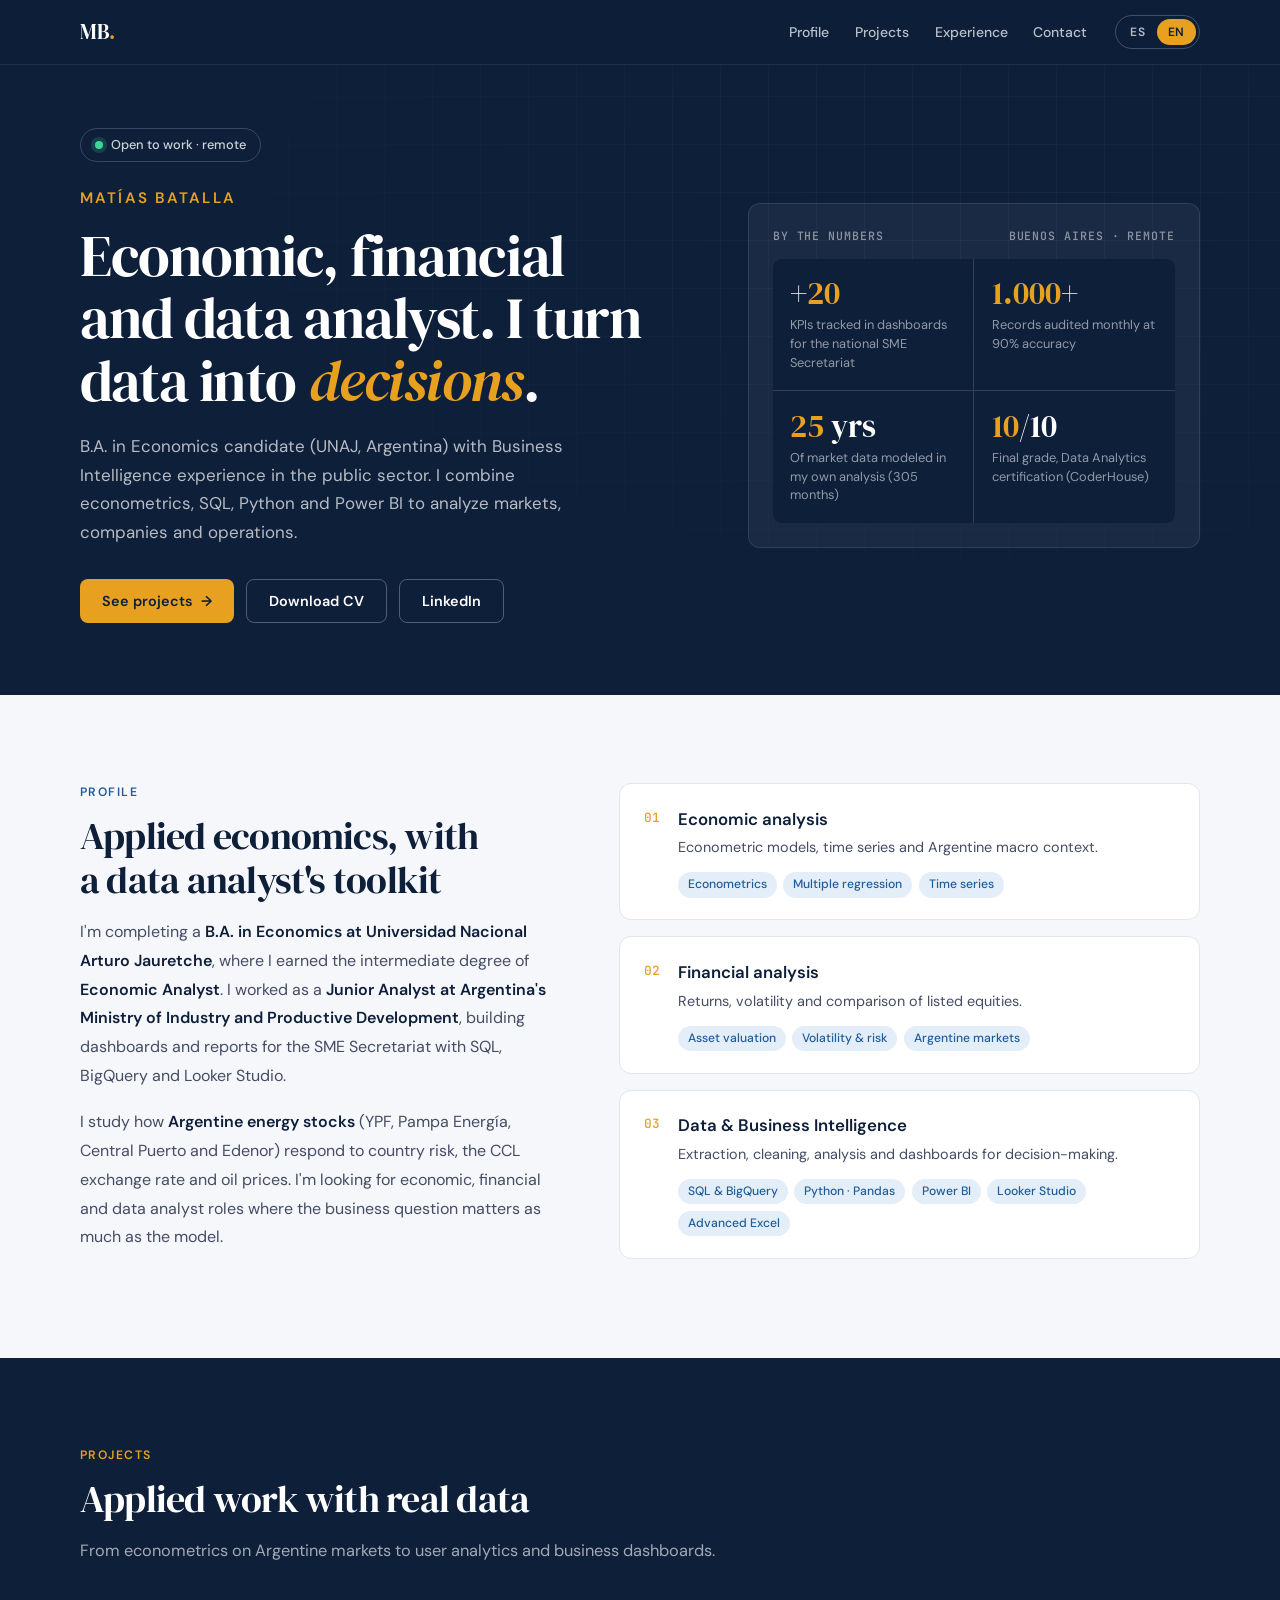
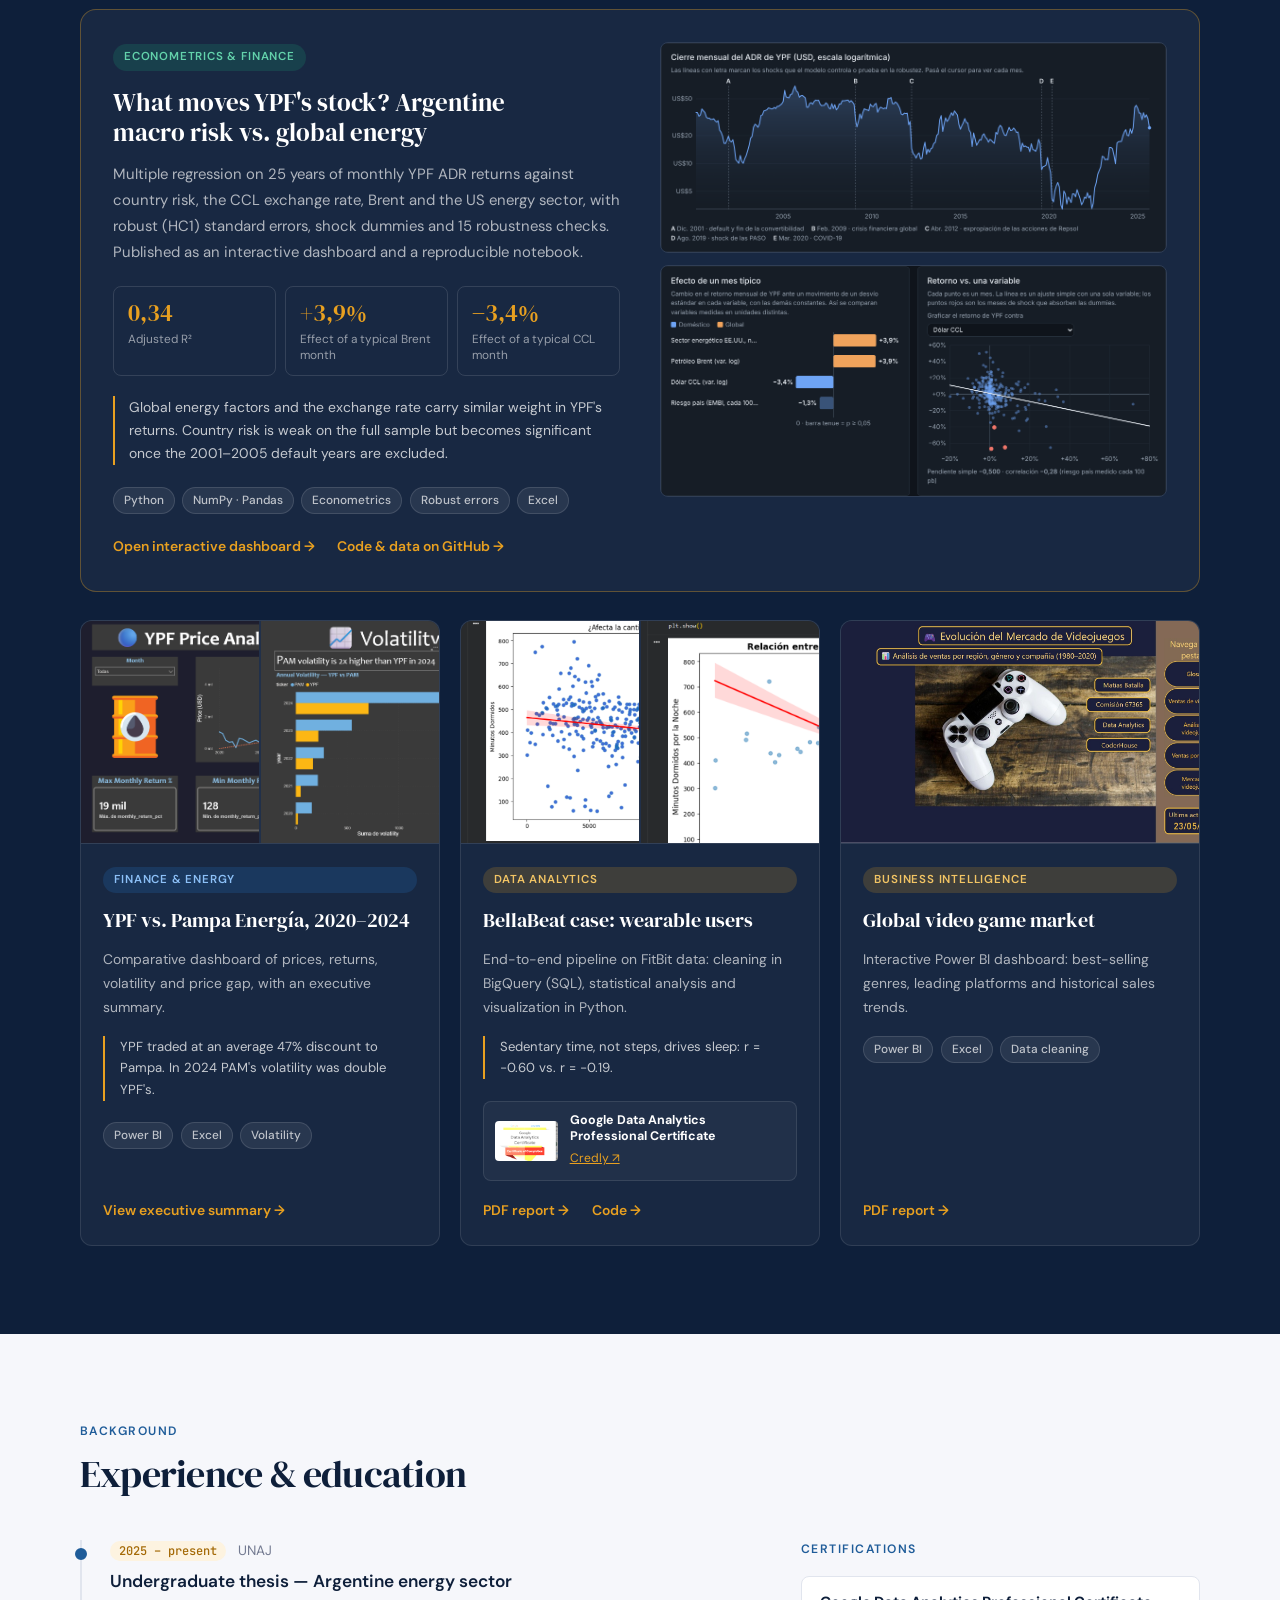
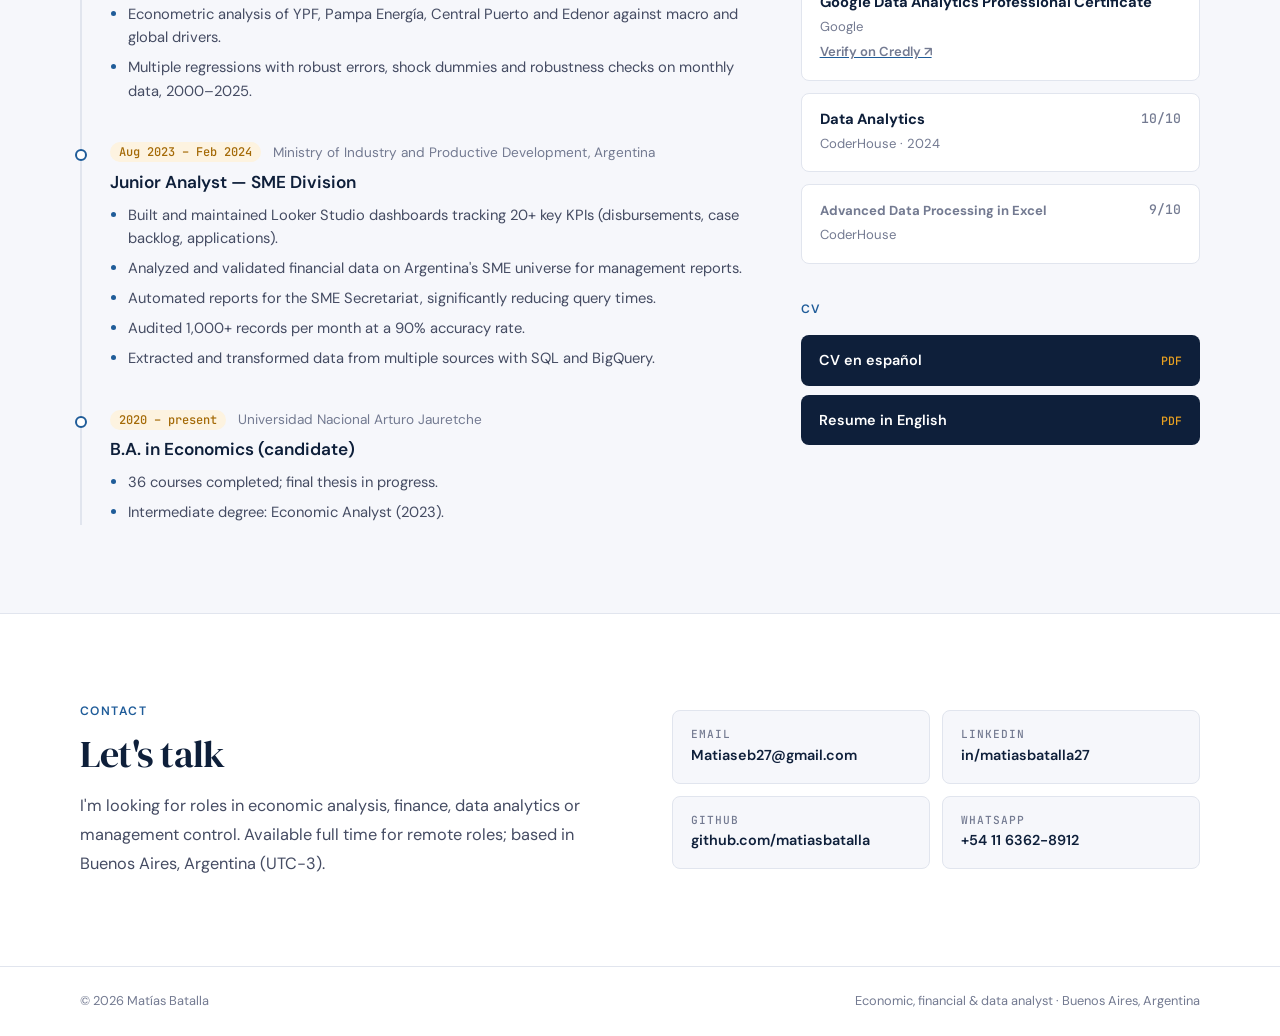
<file: index.html>
<!DOCTYPE html>
<html lang="es" data-lang="es">
<head>
<meta charset="UTF-8">
<meta name="viewport" content="width=device-width, initial-scale=1.0">
<title>Matías Batalla | Analista Económico, Financiero y de Datos</title>
<meta name="description" content="Matías Batalla — Economic, financial and data analyst (Buenos Aires). Econometrics, SQL, Python and Power BI. Analista económico, financiero y de datos.">
<meta property="og:type" content="website">
<meta property="og:title" content="Matías Batalla | Economic, Financial & Data Analyst">
<meta property="og:description" content="Econometrics, SQL, Python and BI applied to Argentine markets and public-sector data. Portfolio in English and Spanish.">
<meta property="og:image" content="https://matiasbatalla.github.io/portafolio-matias/analisis-ypf-precio.png">
<meta property="og:url" content="https://matiasbatalla.github.io/portafolio-matias/">
<meta name="twitter:card" content="summary_large_image">
<link rel="preconnect" href="https://fonts.googleapis.com">
<link rel="preconnect" href="https://fonts.gstatic.com" crossorigin>
<link href="https://fonts.googleapis.com/css2?family=DM+Serif+Display:ital@0;1&family=DM+Sans:opsz,wght@9..40,400;9..40,500;9..40,600&family=JetBrains+Mono:wght@500&display=swap" rel="stylesheet">
<style>
  *, *::before, *::after { box-sizing: border-box; margin: 0; padding: 0; }

  /* Layout: navy hero → light content → navy project band → light experience → contact */
  :root {
    --navy: #0e1f3a;
    --navy-2: #16305a;
    --blue: #1f5c99;
    --blue-soft: #e4eef9;
    --accent: #e8a020;
    --accent-soft: #fdf3e0;
    --ink: #14192b;
    --ink-2: #454c63;
    --ink-3: #737a91;
    --paper: #f6f7fb;
    --white: #ffffff;
    --line: #e1e5ee;
    --ok: #1d9e75;
    --radius: 12px;
    --radius-sm: 8px;
    --serif: 'DM Serif Display', Georgia, 'Times New Roman', serif;
    --sans: 'DM Sans', system-ui, -apple-system, 'Segoe UI', sans-serif;
    --mono: 'JetBrains Mono', ui-monospace, 'SFMono-Regular', Menlo, monospace;
    --wrap: 1160px;
  }

  html { scroll-behavior: smooth; scroll-padding-top: 72px; }
  body { font-family: var(--sans); color: var(--ink); background: var(--paper); line-height: 1.6; -webkit-font-smoothing: antialiased; }
  img { max-width: 100%; display: block; }
  a { color: inherit; }
  :focus-visible { outline: 2px solid var(--accent); outline-offset: 3px; border-radius: 4px; }

  /* Bilingual content */
  html[data-lang="es"] [data-l="en"], html[data-lang="en"] [data-l="es"] { display: none !important; }

  .wrap { max-width: var(--wrap); margin: 0 auto; padding-left: max(20px, env(safe-area-inset-left)); padding-right: max(20px, env(safe-area-inset-right)); }

  /* NAV */
  nav { position: fixed; inset: 0 0 auto; z-index: 100; background: rgba(14,31,58,.92); backdrop-filter: blur(12px); -webkit-backdrop-filter: blur(12px); border-bottom: 1px solid rgba(255,255,255,.08); }
  .nav-inner { height: 64px; display: flex; align-items: center; justify-content: space-between; gap: 1rem; }
  .nav-logo { font-family: var(--serif); font-size: 1.3rem; color: #fff; text-decoration: none; letter-spacing: -.02em; }
  .nav-logo span { color: var(--accent); }
  .nav-right { display: flex; align-items: center; gap: 1.75rem; }
  .nav-links { display: flex; gap: 1.6rem; list-style: none; }
  .nav-links a { font-size: .875rem; font-weight: 500; color: rgba(255,255,255,.72); text-decoration: none; transition: color .2s; }
  .nav-links a:hover { color: #fff; }
  .lang { display: inline-flex; border: 1px solid rgba(255,255,255,.22); border-radius: 100px; padding: 3px; }
  .lang button { font: 600 .75rem var(--sans); letter-spacing: .06em; color: rgba(255,255,255,.7); background: none; border: 0; padding: 5px 11px; border-radius: 100px; cursor: pointer; }
  .lang button[aria-pressed="true"] { background: var(--accent); color: var(--navy); }

  /* HERO */
  .hero { background: var(--navy); color: #fff; padding: 128px 0 72px; position: relative; overflow: hidden; }
  .hero::before { content: ''; position: absolute; inset: 0; background:
      linear-gradient(rgba(255,255,255,.035) 1px, transparent 1px) 0 0 / 100% 48px,
      linear-gradient(90deg, rgba(255,255,255,.035) 1px, transparent 1px) 0 0 / 48px 100%;
    mask-image: radial-gradient(ellipse at 75% 30%, #000 0%, transparent 70%); -webkit-mask-image: radial-gradient(ellipse at 75% 30%, #000 0%, transparent 70%); pointer-events: none; }
  .hero-grid { position: relative; display: grid; grid-template-columns: 1.15fr .85fr; gap: 3.5rem; align-items: center; }
  .status { display: inline-flex; align-items: center; gap: .5rem; font-size: .8rem; font-weight: 500; color: rgba(255,255,255,.8); border: 1px solid rgba(255,255,255,.18); padding: 6px 14px; border-radius: 100px; margin-bottom: 1.5rem; }
  .status::before { content: ''; width: 8px; height: 8px; border-radius: 50%; background: #3ed598; box-shadow: 0 0 0 4px rgba(62,213,152,.18); }
  .hero-name { font-size: .95rem; font-weight: 600; letter-spacing: .14em; text-transform: uppercase; color: var(--accent); margin-bottom: .9rem; }
  .hero h1 { font-family: var(--serif); font-weight: 400; font-size: clamp(2.3rem, 4.6vw, 3.6rem); line-height: 1.08; letter-spacing: -.025em; margin-bottom: 1.25rem; text-wrap: balance; }
  .hero h1 em { color: var(--accent); }
  .hero-desc { font-size: 1.06rem; color: rgba(255,255,255,.7); max-width: 34rem; margin-bottom: 2rem; line-height: 1.7; }
  .hero-ctas { display: flex; gap: .75rem; flex-wrap: wrap; }
  .btn { display: inline-flex; align-items: center; gap: .5rem; font: 600 .9rem var(--sans); padding: 12px 22px; border-radius: var(--radius-sm); text-decoration: none; transition: transform .15s, background .2s, border-color .2s; }
  .btn-primary { background: var(--accent); color: var(--navy); }
  .btn-primary:hover { background: #f2b23b; transform: translateY(-1px); }
  .btn-ghost { color: #fff; border: 1px solid rgba(255,255,255,.28); }
  .btn-ghost:hover { border-color: rgba(255,255,255,.65); }

  .hero-panel { background: rgba(255,255,255,.05); border: 1px solid rgba(255,255,255,.1); border-radius: var(--radius); padding: 1.5rem; }
  .panel-label { font: 500 .72rem var(--mono); letter-spacing: .08em; text-transform: uppercase; color: rgba(255,255,255,.5); margin-bottom: 1rem; display: flex; justify-content: space-between; }
  .stats { display: grid; grid-template-columns: 1fr 1fr; gap: 1px; background: rgba(255,255,255,.1); border-radius: var(--radius-sm); overflow: hidden; }
  .stat { background: var(--navy); padding: 1.15rem 1.1rem; }
  .stat-num { font-family: var(--serif); font-size: 2rem; line-height: 1; color: #fff; margin-bottom: .45rem; font-variant-numeric: tabular-nums; }
  .stat-num span { color: var(--accent); }
  .stat p { font-size: .8rem; color: rgba(255,255,255,.55); line-height: 1.45; }

  /* SECTIONS */
  section { padding: 88px 0; }
  .eyebrow { font-size: .76rem; font-weight: 600; letter-spacing: .12em; text-transform: uppercase; color: var(--blue); margin-bottom: .7rem; }
  .title { font-family: var(--serif); font-weight: 400; font-size: clamp(1.8rem, 3vw, 2.5rem); color: var(--navy); letter-spacing: -.02em; line-height: 1.15; margin-bottom: 1rem; text-wrap: balance; }
  .lead { font-size: 1.02rem; color: var(--ink-2); max-width: 40rem; line-height: 1.75; }
  .head { margin-bottom: 2.75rem; }

  /* PROFILE */
  .profile-grid { display: grid; grid-template-columns: .9fr 1.1fr; gap: 4rem; align-items: start; }
  .profile-text p { color: var(--ink-2); line-height: 1.8; margin-bottom: 1.1rem; }
  .profile-text strong { color: var(--navy); font-weight: 600; }
  .areas { display: grid; gap: 1rem; }
  .area { background: var(--white); border: 1px solid var(--line); border-radius: var(--radius); padding: 1.35rem 1.5rem; display: grid; grid-template-columns: auto 1fr; gap: .25rem 1.1rem; }
  .area-num { grid-row: span 3; font: 500 .8rem var(--mono); color: var(--accent); padding-top: .2rem; }
  .area h3 { font-size: 1.05rem; font-weight: 600; color: var(--navy); }
  .area p { font-size: .9rem; color: var(--ink-2); }
  .chips { display: flex; flex-wrap: wrap; gap: .4rem; margin-top: .55rem; }
  .chip { font-size: .76rem; font-weight: 500; padding: 3px 10px; border-radius: 100px; background: var(--blue-soft); color: var(--blue); }

  /* PROJECTS */
  .projects { background: var(--navy); color: #fff; }
  .projects .eyebrow { color: var(--accent); }
  .projects .title { color: #fff; }
  .projects .lead { color: rgba(255,255,255,.62); }
  .featured { display: grid; grid-template-columns: 1fr 1fr; gap: 2.5rem; background: rgba(255,255,255,.045); border: 1px solid rgba(232,160,32,.35); border-radius: 16px; padding: 2rem; margin-bottom: 1.75rem; }
  .featured-media { display: grid; gap: .75rem; align-content: start; }
  .featured-media img { border-radius: var(--radius-sm); border: 1px solid rgba(255,255,255,.1); }
  .tag { display: inline-block; font-size: .72rem; font-weight: 600; text-transform: uppercase; letter-spacing: .07em; padding: 4px 11px; border-radius: 100px; margin-bottom: 1rem; }
  .tag-econ { background: rgba(29,158,117,.2); color: #63d2ab; }
  .tag-fin { background: rgba(31,92,153,.32); color: #8cc0f7; }
  .tag-data { background: rgba(232,160,32,.18); color: #f2c464; }
  .p-title { font-family: var(--serif); font-weight: 400; font-size: 1.55rem; line-height: 1.22; margin-bottom: .85rem; text-wrap: balance; }
  .p-desc { font-size: .93rem; color: rgba(255,255,255,.66); line-height: 1.75; margin-bottom: 1.35rem; }
  .kpis { display: grid; grid-template-columns: repeat(3, 1fr); gap: .6rem; margin-bottom: 1.25rem; }
  .kpi { border: 1px solid rgba(255,255,255,.12); border-radius: var(--radius-sm); padding: .8rem .85rem; }
  .kpi b { display: block; font-family: var(--serif); font-weight: 400; font-size: 1.5rem; color: var(--accent); line-height: 1.1; font-variant-numeric: tabular-nums; }
  .kpi span { font-size: .74rem; color: rgba(255,255,255,.55); line-height: 1.35; display: block; margin-top: .25rem; }
  .finding { font-size: .87rem; color: rgba(255,255,255,.75); line-height: 1.65; border-left: 2px solid var(--accent); padding-left: .9rem; margin-bottom: 1.35rem; }
  .tools { display: flex; flex-wrap: wrap; gap: .45rem; margin-bottom: 1.35rem; }
  .tool { font-size: .74rem; font-weight: 500; padding: 3px 10px; border-radius: 100px; background: rgba(255,255,255,.07); color: rgba(255,255,255,.7); border: 1px solid rgba(255,255,255,.12); }
  .links { display: flex; flex-wrap: wrap; gap: .5rem 1.4rem; }
  .links a { font-size: .87rem; font-weight: 600; color: var(--accent); text-decoration: none; border-bottom: 1px solid transparent; transition: border-color .2s; }
  .links a:hover { border-bottom-color: var(--accent); }

  .p-grid { display: grid; grid-template-columns: repeat(3, 1fr); gap: 1.25rem; }
  .card { background: rgba(255,255,255,.045); border: 1px solid rgba(255,255,255,.1); border-radius: var(--radius); overflow: hidden; display: flex; flex-direction: column; transition: border-color .2s, transform .2s; }
  .card:hover { border-color: rgba(255,255,255,.26); transform: translateY(-2px); }
  .card-media { aspect-ratio: 16 / 10; background: rgba(255,255,255,.04); border-bottom: 1px solid rgba(255,255,255,.08); overflow: hidden; }
  .card-media img { width: 100%; height: 100%; object-fit: cover; object-position: top left; }
  .card-media.duo { display: grid; grid-template-columns: 1fr 1fr; gap: 2px; }
  .card-body { padding: 1.4rem; display: flex; flex-direction: column; flex: 1; }
  .card .p-title { font-size: 1.22rem; }
  .card .p-desc { font-size: .87rem; margin-bottom: 1rem; }
  .card .finding { font-size: .82rem; }
  .card .links { margin-top: auto; }
  .cert-mini { display: flex; align-items: center; gap: .75rem; padding: .65rem; margin-bottom: 1.1rem; background: rgba(255,255,255,.04); border: 1px solid rgba(255,255,255,.1); border-radius: var(--radius-sm); }
  .cert-mini img { height: 40px; width: auto; border-radius: 4px; }
  .cert-mini strong { display: block; font-size: .78rem; color: #fff; line-height: 1.3; }
  .cert-mini a { font-size: .76rem; color: var(--accent); }

  /* EXPERIENCE */
  .exp-grid { display: grid; grid-template-columns: 1.25fr .75fr; gap: 3.5rem; }
  .timeline { border-left: 2px solid var(--line); padding-left: 1.75rem; display: grid; gap: 2.4rem; }
  .t-item { position: relative; }
  .t-item::before { content: ''; position: absolute; left: calc(-1.75rem - 7px); top: .45rem; width: 12px; height: 12px; border-radius: 50%; background: var(--white); border: 2px solid var(--blue); }
  .t-item.now::before { background: var(--blue); }
  .t-meta { display: flex; flex-wrap: wrap; align-items: center; gap: .4rem .75rem; margin-bottom: .35rem; }
  .t-date { font: 500 .75rem var(--mono); color: #a46a07; background: var(--accent-soft); padding: 2px 9px; border-radius: 100px; }
  .t-org { font-size: .85rem; color: var(--ink-3); }
  .t-item h3 { font-size: 1.08rem; font-weight: 600; color: var(--navy); margin-bottom: .45rem; }
  .t-item ul { padding-left: 1.1rem; display: grid; gap: .4rem; }
  .t-item li { font-size: .92rem; color: var(--ink-2); line-height: 1.6; }
  .t-item li::marker { color: var(--blue); }
  .side h3 { font-size: .76rem; font-weight: 600; letter-spacing: .12em; text-transform: uppercase; color: var(--blue); margin-bottom: 1rem; }
  .certs { display: grid; gap: .75rem; margin-bottom: 2.25rem; }
  .cert { background: var(--white); border: 1px solid var(--line); border-radius: var(--radius-sm); padding: 1rem 1.1rem; }
  .cert strong { display: block; font-size: .92rem; color: var(--navy); line-height: 1.35; }
  .cert span { font-size: .82rem; color: var(--ink-3); }
  .cert a { font-size: .8rem; color: var(--blue); font-weight: 600; }
  .grade { float: right; font: 500 .8rem var(--mono); color: var(--ok); }
  .cv { display: grid; gap: .6rem; }
  .cv a { display: flex; justify-content: space-between; align-items: center; background: var(--navy); color: #fff; text-decoration: none; padding: .85rem 1.1rem; border-radius: var(--radius-sm); font-weight: 600; font-size: .9rem; transition: background .2s; }
  .cv a:hover { background: var(--navy-2); }
  .cv a span { font: 500 .72rem var(--mono); color: var(--accent); }

  /* CONTACT */
  .contact { background: var(--white); border-top: 1px solid var(--line); }
  .contact-grid { display: grid; grid-template-columns: 1fr 1fr; gap: 4rem; align-items: center; }
  .c-links { display: grid; grid-template-columns: 1fr 1fr; gap: .75rem; }
  .c-link { display: flex; flex-direction: column; gap: .15rem; padding: 1rem 1.15rem; background: var(--paper); border: 1px solid var(--line); border-radius: var(--radius-sm); text-decoration: none; transition: border-color .2s, background .2s; min-width: 0; }
  .c-link:hover { border-color: var(--blue); background: var(--blue-soft); }
  .c-link small { font: 500 .7rem var(--mono); letter-spacing: .08em; text-transform: uppercase; color: var(--ink-3); }
  .c-link strong { font-size: .9rem; color: var(--navy); font-weight: 600; overflow-wrap: anywhere; }
  footer { background: var(--white); border-top: 1px solid var(--line); padding: 1.5rem 0; font-size: .8rem; color: var(--ink-3); }
  footer .wrap { display: flex; justify-content: space-between; flex-wrap: wrap; gap: .5rem; }

  /* RESPONSIVE */
  @media (max-width: 980px) {
    .hero-grid, .profile-grid, .featured, .exp-grid, .contact-grid { grid-template-columns: 1fr; gap: 2.25rem; }
    .p-grid { grid-template-columns: 1fr 1fr; }
    .nav-links { display: none; }
  }
  @media (max-width: 640px) {
    section { padding: 64px 0; }
    .hero { padding: 104px 0 56px; }
    .p-grid, .c-links { grid-template-columns: 1fr; }
    .kpis { grid-template-columns: 1fr 1fr 1fr; gap: .4rem; }
    .kpi { padding: .6rem; }
    .kpi b { font-size: 1.2rem; }
    .featured { padding: 1.25rem; }
  }
  @media (prefers-reduced-motion: reduce) { html { scroll-behavior: auto; } * { transition: none !important; } }
</style>
</head>
<body>

<nav aria-label="Main">
  <div class="wrap nav-inner">
    <a href="#top" class="nav-logo">MB<span>.</span></a>
    <div class="nav-right">
      <ul class="nav-links">
        <li><a href="#perfil"><span data-l="es">Perfil</span><span data-l="en">Profile</span></a></li>
        <li><a href="#proyectos"><span data-l="es">Proyectos</span><span data-l="en">Projects</span></a></li>
        <li><a href="#experiencia"><span data-l="es">Experiencia</span><span data-l="en">Experience</span></a></li>
        <li><a href="#contacto"><span data-l="es">Contacto</span><span data-l="en">Contact</span></a></li>
      </ul>
      <div class="lang" role="group" aria-label="Idioma / Language">
        <button type="button" data-set-lang="es" aria-pressed="true">ES</button>
        <button type="button" data-set-lang="en" aria-pressed="false">EN</button>
      </div>
    </div>
  </div>
</nav>

<!-- HERO -->
<header class="hero" id="top">
  <div class="wrap hero-grid">
    <div>
      <div class="status"><span data-l="es">Disponible · remoto o híbrido</span><span data-l="en">Open to work · remote</span></div>
      <p class="hero-name">Matías Batalla</p>
      <h1>
        <span data-l="es">Analista económico, financiero y de datos. Convierto datos en <em>decisiones</em>.</span>
        <span data-l="en">Economic, financial and data analyst. I turn data into <em>decisions</em>.</span>
      </h1>
      <p class="hero-desc">
        <span data-l="es">Licenciatura en Economía (UNAJ) con experiencia en Business Intelligence en el sector público. Combino econometría, SQL, Python y Power BI para analizar mercados, empresas y gestión.</span>
        <span data-l="en">B.A. in Economics candidate (UNAJ, Argentina) with Business Intelligence experience in the public sector. I combine econometrics, SQL, Python and Power BI to analyze markets, companies and operations.</span>
      </p>
      <div class="hero-ctas">
        <a href="#proyectos" class="btn btn-primary"><span data-l="es">Ver proyectos</span><span data-l="en">See projects</span> →</a>
        <a href="CV-ES.pdf" download class="btn btn-ghost" data-l="es">Descargar CV</a>
        <a href="CV-EN.pdf" download class="btn btn-ghost" data-l="en">Download CV</a>
        <a href="https://www.linkedin.com/in/matiasbatalla27" target="_blank" rel="noopener" class="btn btn-ghost">LinkedIn</a>
      </div>
    </div>

    <aside class="hero-panel" aria-label="Highlights">
      <p class="panel-label"><span><span data-l="es">En números</span><span data-l="en">By the numbers</span></span><span><span data-l="es">Buenos Aires · remoto</span><span data-l="en">Buenos Aires · remote</span></span></p>
      <div class="stats">
        <div class="stat">
          <div class="stat-num">+<span>20</span></div>
          <p><span data-l="es">KPIs monitoreados en dashboards para la Secretaría PyME</span><span data-l="en">KPIs tracked in dashboards for the national SME Secretariat</span></p>
        </div>
        <div class="stat">
          <div class="stat-num"><span>1.000</span>+</div>
          <p><span data-l="es">Registros auditados por mes con 90% de precisión</span><span data-l="en">Records audited monthly at 90% accuracy</span></p>
        </div>
        <div class="stat">
          <div class="stat-num"><span>25</span> <span data-l="es" style="color:#fff">años</span><span data-l="en" style="color:#fff">yrs</span></div>
          <p><span data-l="es">De datos de mercado modelados en un análisis propio (305 meses)</span><span data-l="en">Of market data modeled in my own analysis (305 months)</span></p>
        </div>
        <div class="stat">
          <div class="stat-num"><span>10</span>/10</div>
          <p><span data-l="es">Promedio en la certificación de Data Analytics (CoderHouse)</span><span data-l="en">Final grade, Data Analytics certification (CoderHouse)</span></p>
        </div>
      </div>
    </aside>
  </div>
</header>

<main>
<!-- PROFILE -->
<section id="perfil">
  <div class="wrap profile-grid">
    <div>
      <p class="eyebrow"><span data-l="es">Perfil</span><span data-l="en">Profile</span></p>
      <h2 class="title"><span data-l="es">Economía aplicada, con las herramientas de un analista de datos</span><span data-l="en">Applied economics, with a data analyst's toolkit</span></h2>
      <div class="profile-text">
        <p data-l="es">Estudio la <strong>Licenciatura en Economía en la UNAJ</strong>, donde obtuve el título intermedio de <strong>Analista Económico</strong>. Me desempeñé como <strong>Analista Junior en el Ministerio de Industria y Desarrollo Productivo</strong>, construyendo dashboards y reportes para la Secretaría PyME con SQL, BigQuery y Looker Studio.</p>
        <p data-l="en">I'm completing a <strong>B.A. in Economics at Universidad Nacional Arturo Jauretche</strong>, where I earned the intermediate degree of <strong>Economic Analyst</strong>. I worked as a <strong>Junior Analyst at Argentina's Ministry of Industry and Productive Development</strong>, building dashboards and reports for the SME Secretariat with SQL, BigQuery and Looker Studio.</p>
        <p data-l="es">Analizo cómo las acciones del <strong>sector energético argentino</strong> (YPF, Pampa Energía, Central Puerto y Edenor) responden al riesgo país, al dólar CCL y al precio del petróleo. Me interesan los roles de análisis económico, financiero y de datos donde la pregunta de negocio importa tanto como el modelo.</p>
        <p data-l="en">I study how <strong>Argentine energy stocks</strong> (YPF, Pampa Energía, Central Puerto and Edenor) respond to country risk, the CCL exchange rate and oil prices. I'm looking for economic, financial and data analyst roles where the business question matters as much as the model.</p>
      </div>
    </div>
    <div class="areas">
      <div class="area">
        <span class="area-num">01</span>
        <h3><span data-l="es">Análisis económico</span><span data-l="en">Economic analysis</span></h3>
        <p><span data-l="es">Modelos econométricos, series de tiempo y lectura del contexto macro argentino.</span><span data-l="en">Econometric models, time series and Argentine macro context.</span></p>
        <div class="chips"><span class="chip"><span data-l="es">Econometría</span><span data-l="en">Econometrics</span></span><span class="chip"><span data-l="es">Regresión múltiple</span><span data-l="en">Multiple regression</span></span><span class="chip"><span data-l="es">Series de tiempo</span><span data-l="en">Time series</span></span></div>
      </div>
      <div class="area">
        <span class="area-num">02</span>
        <h3><span data-l="es">Análisis financiero</span><span data-l="en">Financial analysis</span></h3>
        <p><span data-l="es">Retornos, volatilidad y comparación de activos del mercado de capitales.</span><span data-l="en">Returns, volatility and comparison of listed equities.</span></p>
        <div class="chips"><span class="chip"><span data-l="es">Valuación de activos</span><span data-l="en">Asset valuation</span></span><span class="chip"><span data-l="es">Volatilidad y riesgo</span><span data-l="en">Volatility &amp; risk</span></span><span class="chip"><span data-l="es">Mercado argentino</span><span data-l="en">Argentine markets</span></span></div>
      </div>
      <div class="area">
        <span class="area-num">03</span>
        <h3><span data-l="es">Datos y Business Intelligence</span><span data-l="en">Data &amp; Business Intelligence</span></h3>
        <p><span data-l="es">Extracción, limpieza, análisis y dashboards para la toma de decisiones.</span><span data-l="en">Extraction, cleaning, analysis and dashboards for decision-making.</span></p>
        <div class="chips"><span class="chip">SQL &amp; BigQuery</span><span class="chip">Python · Pandas</span><span class="chip">Power BI</span><span class="chip">Looker Studio</span><span class="chip"><span data-l="es">Excel avanzado</span><span data-l="en">Advanced Excel</span></span></div>
      </div>
    </div>
  </div>
</section>

<!-- PROJECTS -->
<section class="projects" id="proyectos">
  <div class="wrap">
    <div class="head">
      <p class="eyebrow"><span data-l="es">Proyectos</span><span data-l="en">Projects</span></p>
      <h2 class="title"><span data-l="es">Trabajo aplicado con datos reales</span><span data-l="en">Applied work with real data</span></h2>
      <p class="lead"><span data-l="es">Desde econometría sobre el mercado argentino hasta análisis de usuarios y dashboards de negocio.</span><span data-l="en">From econometrics on Argentine markets to user analytics and business dashboards.</span></p>
    </div>

    <!-- Featured: YPF analysis -->
    <article class="featured">
      <div>
        <span class="tag tag-econ"><span data-l="es">Econometría y finanzas</span><span data-l="en">Econometrics &amp; finance</span></span>
        <h3 class="p-title"><span data-l="es">¿Qué mueve a la acción de YPF? Riesgo macro argentino vs. energía global</span><span data-l="en">What moves YPF's stock? Argentine macro risk vs. global energy</span></h3>
        <p class="p-desc">
          <span data-l="es">Regresión múltiple sobre 25 años de retornos mensuales del ADR de YPF contra el riesgo país, el dólar CCL, el Brent y el sector energético de EE.UU., con errores robustos (HC1), dummies de shock y 15 pruebas de robustez. Publicado como dashboard interactivo y notebook reproducible.</span>
          <span data-l="en">Multiple regression on 25 years of monthly YPF ADR returns against country risk, the CCL exchange rate, Brent and the US energy sector, with robust (HC1) standard errors, shock dummies and 15 robustness checks. Published as an interactive dashboard and a reproducible notebook.</span>
        </p>
        <div class="kpis">
          <div class="kpi"><b>0,34</b><span><span data-l="es">R² ajustado</span><span data-l="en">Adjusted R²</span></span></div>
          <div class="kpi"><b>+3,9%</b><span><span data-l="es">Efecto de un mes típico del Brent</span><span data-l="en">Effect of a typical Brent month</span></span></div>
          <div class="kpi"><b>−3,4%</b><span><span data-l="es">Efecto de un mes típico del CCL</span><span data-l="en">Effect of a typical CCL month</span></span></div>
        </div>
        <p class="finding">
          <span data-l="es">Los factores energéticos globales y el tipo de cambio pesan parecido en el retorno de YPF. El riesgo país es débil en la muestra completa, pero se vuelve significativo al excluir el default 2001–2005.</span>
          <span data-l="en">Global energy factors and the exchange rate carry similar weight in YPF's returns. Country risk is weak on the full sample but becomes significant once the 2001–2005 default years are excluded.</span>
        </p>
        <div class="tools"><span class="tool">Python</span><span class="tool">NumPy · Pandas</span><span class="tool"><span data-l="es">Econometría</span><span data-l="en">Econometrics</span></span><span class="tool"><span data-l="es">Errores robustos</span><span data-l="en">Robust errors</span></span><span class="tool">Excel</span></div>
        <div class="links">
          <a href="analisis-ypf/es.html" target="_blank" rel="noopener" data-l="es">Ver dashboard interactivo →</a>
          <a href="analisis-ypf/" target="_blank" rel="noopener" data-l="en">Open interactive dashboard →</a>
          <a href="https://github.com/matiasbatalla/portafolio-matias/tree/main/analisis-ypf" target="_blank" rel="noopener"><span data-l="es">Código y datos en GitHub →</span><span data-l="en">Code &amp; data on GitHub →</span></a>
        </div>
      </div>
      <div class="featured-media">
        <img src="analisis-ypf-precio.png" alt="YPF ADR monthly close 2000–2025 with shocks marked" loading="lazy">
        <img src="analisis-ypf-efectos.png" alt="Effect of a typical month of each driver and scatter of YPF returns vs. the CCL" loading="lazy">
      </div>
    </article>

    <div class="p-grid">
      <!-- YPF vs Pampa -->
      <article class="card">
        <div class="card-media duo">
          <img src="ypf-page1.png.png" alt="YPF price analysis dashboard page" loading="lazy">
          <img src="ypf-page3.png.png" alt="Volatility and risk analysis dashboard page" loading="lazy">
        </div>
        <div class="card-body">
          <span class="tag tag-fin"><span data-l="es">Finanzas y energía</span><span data-l="en">Finance &amp; energy</span></span>
          <h3 class="p-title">YPF vs. Pampa Energía, 2020–2024</h3>
          <p class="p-desc"><span data-l="es">Dashboard comparativo de precios, retornos, volatilidad y brecha de precios, con un resumen ejecutivo.</span><span data-l="en">Comparative dashboard of prices, returns, volatility and price gap, with an executive summary.</span></p>
          <p class="finding"><span data-l="es">YPF cotizó con un descuento promedio del 47% frente a Pampa. En 2024 la volatilidad de PAM duplicó la de YPF.</span><span data-l="en">YPF traded at an average 47% discount to Pampa. In 2024 PAM's volatility was double YPF's.</span></p>
          <div class="tools"><span class="tool">Power BI</span><span class="tool">Excel</span><span class="tool"><span data-l="es">Volatilidad</span><span data-l="en">Volatility</span></span></div>
          <div class="links">
            <a href="ypf-page4.png.png" target="_blank" rel="noopener"><span data-l="es">Ver resumen ejecutivo →</span><span data-l="en">View executive summary →</span></a>
          </div>
        </div>
      </article>

      <!-- BellaBeat -->
      <article class="card">
        <div class="card-media duo">
          <img src="bellabeat-chart1.png" alt="Total steps vs. minutes asleep" loading="lazy">
          <img src="bellabeat-chart2.png" alt="Sedentary time vs. sleep" loading="lazy">
        </div>
        <div class="card-body">
          <span class="tag tag-data"><span data-l="es">Análisis de datos</span><span data-l="en">Data analytics</span></span>
          <h3 class="p-title"><span data-l="es">Caso BellaBeat: usuarios de wearables</span><span data-l="en">BellaBeat case: wearable users</span></h3>
          <p class="p-desc"><span data-l="es">Pipeline completo con datos de FitBit: limpieza en BigQuery (SQL), análisis estadístico y visualización en Python.</span><span data-l="en">End-to-end pipeline on FitBit data: cleaning in BigQuery (SQL), statistical analysis and visualization in Python.</span></p>
          <p class="finding"><span data-l="es">El sedentarismo, no los pasos, explica el descanso: r = −0,60 frente a r = −0,19.</span><span data-l="en">Sedentary time, not steps, drives sleep: r = −0.60 vs. r = −0.19.</span></p>
          <div class="cert-mini">
            <img src="google-certificate.png" alt="Google Data Analytics Certificate" loading="lazy">
            <div><strong>Google Data Analytics Professional Certificate</strong><a href="https://www.credly.com/badges/f447f2ce-44d9-47a7-ab7f-519327e9ba67/public_url" target="_blank" rel="noopener">Credly ↗</a></div>
          </div>
          <div class="links">
            <a href="bellabeat-informe.pdf" target="_blank" rel="noopener"><span data-l="es">Informe PDF →</span><span data-l="en">PDF report →</span></a>
            <a href="https://github.com/matiasbatalla/portafolio-matias/tree/main/bellabeat" target="_blank" rel="noopener"><span data-l="es">Código →</span><span data-l="en">Code →</span></a>
          </div>
        </div>
      </article>

      <!-- Videogames -->
      <article class="card">
        <div class="card-media"><img src="dashboard-videojuegos.jpg" alt="Video game market Power BI dashboard" loading="lazy"></div>
        <div class="card-body">
          <span class="tag tag-data">Business Intelligence</span>
          <h3 class="p-title"><span data-l="es">Mercado global de videojuegos</span><span data-l="en">Global video game market</span></h3>
          <p class="p-desc"><span data-l="es">Dashboard interactivo en Power BI: géneros más vendidos, plataformas líderes y evolución histórica de ventas.</span><span data-l="en">Interactive Power BI dashboard: best-selling genres, leading platforms and historical sales trends.</span></p>
          <div class="tools"><span class="tool">Power BI</span><span class="tool">Excel</span><span class="tool"><span data-l="es">Limpieza de datos</span><span data-l="en">Data cleaning</span></span></div>
          <div class="links">
            <a href="Power BI- Dashboard Mercado de videojuegos (Matias Batalla 2025).pdf" target="_blank" rel="noopener"><span data-l="es">Informe PDF →</span><span data-l="en">PDF report →</span></a>
          </div>
        </div>
      </article>
    </div>
  </div>
</section>

<!-- EXPERIENCE -->
<section id="experiencia">
  <div class="wrap">
    <div class="head">
      <p class="eyebrow"><span data-l="es">Trayectoria</span><span data-l="en">Background</span></p>
      <h2 class="title"><span data-l="es">Experiencia y formación</span><span data-l="en">Experience &amp; education</span></h2>
    </div>
    <div class="exp-grid">
      <div class="timeline">
        <div class="t-item now">
          <div class="t-meta"><span class="t-date">2025 – <span data-l="es">hoy</span><span data-l="en">present</span></span><span class="t-org">UNAJ</span></div>
          <h3><span data-l="es">Tesis de licenciatura — Sector energético argentino</span><span data-l="en">Undergraduate thesis — Argentine energy sector</span></h3>
          <ul>
            <li><span data-l="es">Análisis econométrico de YPF, Pampa Energía, Central Puerto y Edenor frente a variables macro y globales.</span><span data-l="en">Econometric analysis of YPF, Pampa Energía, Central Puerto and Edenor against macro and global drivers.</span></li>
            <li><span data-l="es">Regresiones múltiples con errores robustos, dummies de shock y pruebas de robustez sobre datos mensuales 2000–2025.</span><span data-l="en">Multiple regressions with robust errors, shock dummies and robustness checks on monthly data, 2000–2025.</span></li>
          </ul>
        </div>
        <div class="t-item">
          <div class="t-meta"><span class="t-date"><span data-l="es">Ago 2023 – Feb 2024</span><span data-l="en">Aug 2023 – Feb 2024</span></span><span class="t-org"><span data-l="es">Ministerio de Industria y Desarrollo Productivo</span><span data-l="en">Ministry of Industry and Productive Development, Argentina</span></span></div>
          <h3><span data-l="es">Analista Junior — Área PyME</span><span data-l="en">Junior Analyst — SME Division</span></h3>
          <ul>
            <li><span data-l="es">Diseño y mantenimiento de dashboards en Looker Studio con más de 20 KPIs críticos (desembolsos, stock de expedientes, solicitudes).</span><span data-l="en">Built and maintained Looker Studio dashboards tracking 20+ key KPIs (disbursements, case backlog, applications).</span></li>
            <li><span data-l="es">Análisis y validación de datos financieros del universo PyME nacional para informes de gestión.</span><span data-l="en">Analyzed and validated financial data on Argentina's SME universe for management reports.</span></li>
            <li><span data-l="es">Automatización de reportes para la Secretaría PyME, con una reducción significativa de los tiempos de consulta.</span><span data-l="en">Automated reports for the SME Secretariat, significantly reducing query times.</span></li>
            <li><span data-l="es">Auditoría de más de 1.000 registros mensuales con un índice de precisión del 90%.</span><span data-l="en">Audited 1,000+ records per month at a 90% accuracy rate.</span></li>
            <li><span data-l="es">Extracción y manipulación de datos con SQL y BigQuery desde múltiples fuentes.</span><span data-l="en">Extracted and transformed data from multiple sources with SQL and BigQuery.</span></li>
          </ul>
        </div>
        <div class="t-item">
          <div class="t-meta"><span class="t-date">2020 – <span data-l="es">hoy</span><span data-l="en">present</span></span><span class="t-org">Universidad Nacional Arturo Jauretche</span></div>
          <h3><span data-l="es">Licenciatura en Economía</span><span data-l="en">B.A. in Economics (candidate)</span></h3>
          <ul>
            <li><span data-l="es">36 materias aprobadas; tesis final en curso.</span><span data-l="en">36 courses completed; final thesis in progress.</span></li>
            <li><span data-l="es">Título intermedio de Analista Económico (2023).</span><span data-l="en">Intermediate degree: Economic Analyst (2023).</span></li>
          </ul>
        </div>
      </div>

      <aside class="side">
        <h3><span data-l="es">Certificaciones</span><span data-l="en">Certifications</span></h3>
        <div class="certs">
          <div class="cert">
            <strong>Google Data Analytics Professional Certificate</strong>
            <span>Google</span><br>
            <a href="https://www.credly.com/badges/f447f2ce-44d9-47a7-ab7f-519327e9ba67/public_url" target="_blank" rel="noopener"><span data-l="es">Ver en Credly ↗</span><span data-l="en">Verify on Credly ↗</span></a>
          </div>
          <div class="cert"><span class="grade">10/10</span><strong>Data Analytics</strong><span>CoderHouse · 2024</span></div>
          <div class="cert"><span class="grade">9/10</span><strong><span data-l="es">Procesamiento de datos avanzado en Excel</span><span data-l="en">Advanced Data Processing in Excel</span></strong><span>CoderHouse</span></div>
        </div>
        <h3>CV</h3>
        <div class="cv">
          <a href="CV-ES.pdf" download>CV en español <span>PDF</span></a>
          <a href="CV-EN.pdf" download>Resume in English <span>PDF</span></a>
        </div>
      </aside>
    </div>
  </div>
</section>
</main>

<!-- CONTACT -->
<section class="contact" id="contacto">
  <div class="wrap contact-grid">
    <div>
      <p class="eyebrow"><span data-l="es">Contacto</span><span data-l="en">Contact</span></p>
      <h2 class="title"><span data-l="es">Hablemos</span><span data-l="en">Let's talk</span></h2>
      <p class="lead"><span data-l="es">Busco oportunidades en análisis económico, finanzas, análisis de datos o control de gestión. Disponibilidad full time, remoto (Argentina o exterior) o presencial/híbrido en GBA / CABA.</span><span data-l="en">I'm looking for roles in economic analysis, finance, data analytics or management control. Available full time for remote roles; based in Buenos Aires, Argentina (UTC−3).</span></p>
    </div>
    <div class="c-links">
      <a href="mailto:Matiaseb27@gmail.com" class="c-link"><small>Email</small><strong>Matiaseb27@gmail.com</strong></a>
      <a href="https://www.linkedin.com/in/matiasbatalla27" target="_blank" rel="noopener" class="c-link"><small>LinkedIn</small><strong>in/matiasbatalla27</strong></a>
      <a href="https://github.com/matiasbatalla" target="_blank" rel="noopener" class="c-link"><small>GitHub</small><strong>github.com/matiasbatalla</strong></a>
      <a href="https://wa.me/541163628912" target="_blank" rel="noopener" class="c-link"><small>WhatsApp</small><strong>+54 11 6362-8912</strong></a>
    </div>
  </div>
</section>

<footer>
  <div class="wrap">
    <span>© 2026 Matías Batalla</span>
    <span><span data-l="es">Analista económico, financiero y de datos · Buenos Aires, Argentina</span><span data-l="en">Economic, financial &amp; data analyst · Buenos Aires, Argentina</span></span>
  </div>
</footer>

<script>
(function () {
  var TITLES = {
    es: 'Matías Batalla | Analista Económico, Financiero y de Datos',
    en: 'Matías Batalla | Economic, Financial & Data Analyst'
  };
  function setLang(l) {
    document.documentElement.setAttribute('data-lang', l);
    document.documentElement.lang = l;
    document.title = TITLES[l];
    document.querySelectorAll('[data-set-lang]').forEach(function (b) {
      b.setAttribute('aria-pressed', String(b.getAttribute('data-set-lang') === l));
    });
    try { localStorage.setItem('mb-lang', l); } catch (e) {}
  }
  var q = new URLSearchParams(location.search).get('lang');
  var saved = null; try { saved = localStorage.getItem('mb-lang'); } catch (e) {}
  var nav = (navigator.language || 'es').toLowerCase();
  var start = (q === 'en' || q === 'es') ? q : (saved || (nav.indexOf('es') === 0 ? 'es' : 'en'));
  setLang(start);
  document.querySelectorAll('[data-set-lang]').forEach(function (b) {
    b.addEventListener('click', function () { setLang(b.getAttribute('data-set-lang')); });
  });
})();
</script>
</body>
</html>
</file>
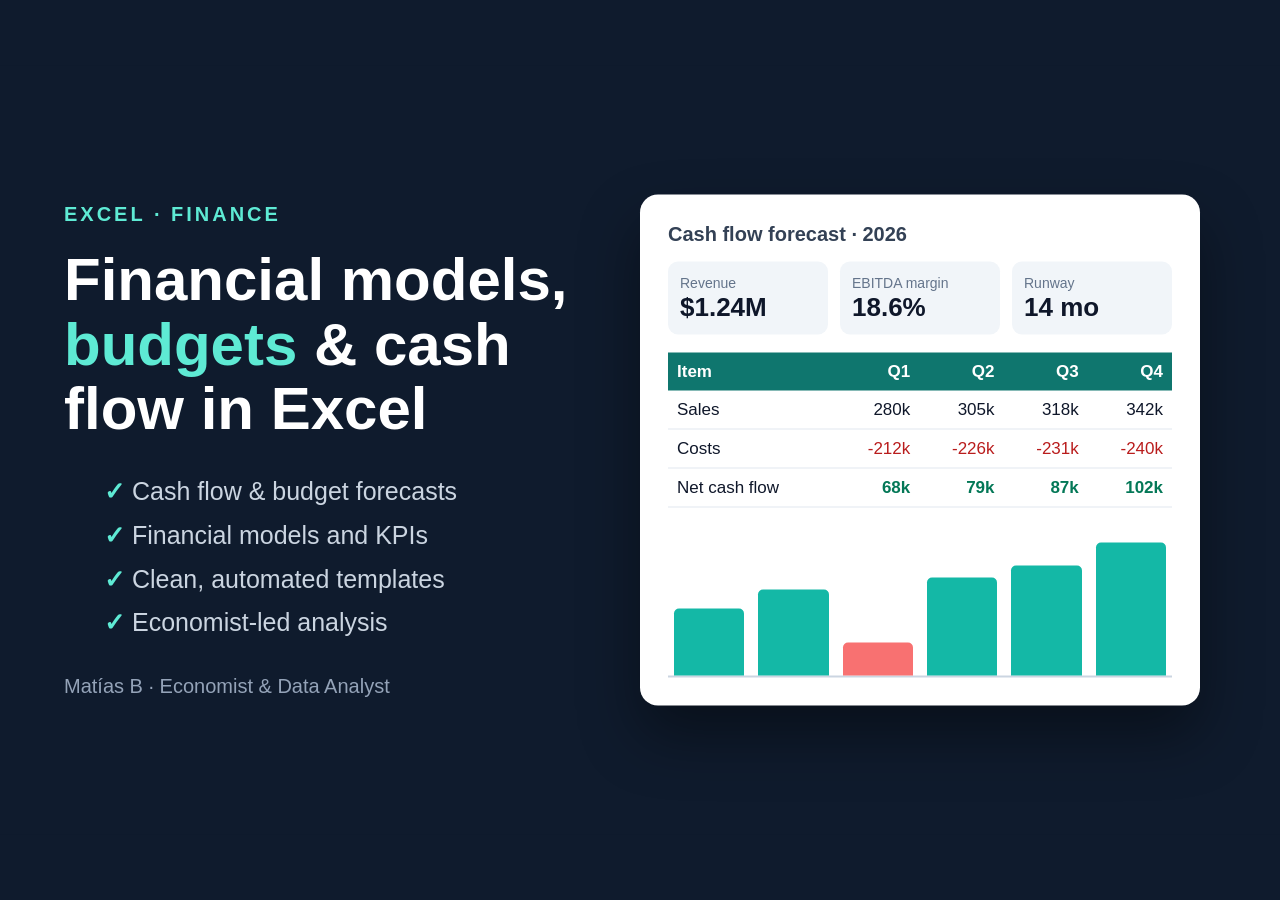
<file: fiverr-assets/index.html>
<!doctype html><html><head><meta charset="utf-8"><meta name="robots" content="noindex"><title>assets</title><style>
html,body{margin:0;height:100%;background:#0f1b2d;overflow:hidden}

*{box-sizing:border-box;margin:0}
.stage{width:1280px;height:769px;font-family:Inter,"Segoe UI",Arial,sans-serif;background:#0f1b2d;color:#fff;overflow:hidden;position:relative;background:#0f1b2d;color:#fff}
.wrap{display:flex;height:100%;padding:64px 64px}
.l{width:560px;display:flex;flex-direction:column;justify-content:center}
.tag{font-size:20px;letter-spacing:3px;color:#5eead4;font-weight:700;text-transform:uppercase;margin-bottom:22px}
h1{font-size:60px;line-height:1.08;font-weight:800;margin-bottom:28px}
h1 span{color:#5eead4}
ul{list-style:none;font-size:25px;line-height:1.75;color:#cbd5e1}
ul li:before{content:"✓  ";color:#5eead4;font-weight:800}
.foot{margin-top:30px;font-size:20px;color:#94a3b8}
.r{flex:1;display:flex;align-items:center;justify-content:center}
.card{background:#fff;color:#0f172a;border-radius:18px;padding:28px;width:560px;box-shadow:0 30px 60px rgba(0,0,0,.4)}
.card h3{font-size:20px;margin-bottom:16px;color:#334155}
table{width:100%;border-collapse:collapse;font-size:17px}
th{background:#0f766e;color:#fff;padding:9px;text-align:right;font-weight:600}
th:first-child,td:first-child{text-align:left}
td{padding:9px;border-bottom:1px solid #e2e8f0;text-align:right}
.neg{color:#b91c1c}.pos{color:#047857;font-weight:700}
.bars{display:flex;align-items:flex-end;gap:14px;height:150px;margin-top:20px;border-bottom:2px solid #cbd5e1;padding:0 6px}
.bars div{flex:1;background:#14b8a6;border-radius:5px 5px 0 0}
.bars div.n{background:#f87171}
.kpis{display:flex;gap:12px;margin-bottom:18px}
.kpi{flex:1;background:#f1f5f9;border-radius:10px;padding:12px}
.kpi b{display:block;font-size:26px}.kpi small{color:#64748b;font-size:14px}
svg text{font-family:inherit}

.stage{position:absolute;left:50%;top:50%;transform-origin:center}
.v{display:none}
</style></head><body>
<div class="stage v" id="finance"><div class="wrap">
<div class="l">
<div class="tag">Excel · Finance</div>
<h1>Financial models, <span>budgets</span> &amp; cash flow in Excel</h1>
<ul><li>Cash flow &amp; budget forecasts</li><li>Financial models and KPIs</li><li>Clean, automated templates</li><li>Economist-led analysis</li></ul>
<div class="foot">Matías B · Economist &amp; Data Analyst</div>
</div>
<div class="r"><div class="card"><h3>Cash flow forecast · 2026</h3>
<div class="kpis"><div class="kpi"><small>Revenue</small><b>$1.24M</b></div><div class="kpi"><small>EBITDA margin</small><b>18.6%</b></div><div class="kpi"><small>Runway</small><b>14 mo</b></div></div>
<table><tr><th>Item</th><th>Q1</th><th>Q2</th><th>Q3</th><th>Q4</th></tr>
<tr><td>Sales</td><td>280k</td><td>305k</td><td>318k</td><td>342k</td></tr>
<tr><td>Costs</td><td class="neg">-212k</td><td class="neg">-226k</td><td class="neg">-231k</td><td class="neg">-240k</td></tr>
<tr><td>Net cash flow</td><td class="pos">68k</td><td class="pos">79k</td><td class="pos">87k</td><td class="pos">102k</td></tr></table>
<div class="bars"><div style="height:45%"></div><div style="height:58%"></div><div class="n" style="height:22%"></div><div style="height:66%"></div><div style="height:74%"></div><div style="height:90%"></div></div></div></div>
</div></div>
<div class="stage v" id="data"><div class="wrap">
<div class="l">
<div class="tag">Python · Excel · SQL</div>
<h1>Data <span>cleaning</span>, analysis &amp; visualization</h1>
<ul><li>Clean messy Excel / CSV data</li><li>Python (Pandas) analysis</li><li>Clear charts and reports</li><li>Insights you can act on</li></ul>
<div class="foot">Matías B · Economist &amp; Data Analyst</div>
</div>
<div class="r"><div class="card"><h3>Sales analysis · cleaned dataset</h3>
<div class="kpis"><div class="kpi"><small>Rows cleaned</small><b>48,210</b></div><div class="kpi"><small>Duplicates removed</small><b>1,932</b></div><div class="kpi"><small>Growth YoY</small><b>+12.4%</b></div></div>
<svg width="504" height="230" viewBox="0 0 504 230"><g stroke="#e2e8f0">
<line x1="30" y1="20" x2="500" y2="20"/><line x1="30" y1="80" x2="500" y2="80"/><line x1="30" y1="140" x2="500" y2="140"/><line x1="30" y1="200" x2="500" y2="200"/></g>
<polyline fill="none" stroke="#14b8a6" stroke-width="4" points="30,170 75,160 120,150 165,155 210,128 255,120 300,104 345,110 390,82 435,70 480,52"/>
<polyline fill="none" stroke="#94a3b8" stroke-width="3" stroke-dasharray="6 6" points="30,185 75,180 120,176 165,170 210,166 255,160 300,150 345,148 390,140 435,134 480,126"/>
<g fill="#14b8a6"><circle cx="480" cy="52" r="6"/></g>
<text x="380" y="40" font-size="15" fill="#0f766e" font-weight="700">2026</text><text x="420" y="118" font-size="15" fill="#64748b">2025</text>
</svg></div></div>
</div></div>
<div class="stage v" id="bellabeat"><div class="wrap" style="flex-direction:column;padding:56px 64px">
<div class="tag">SQL · Python · Data analysis</div>
<h1 style="font-size:48px;margin-bottom:10px">BellaBeat case: what really drives <span>sleep</span>?</h1>
<p style="font-size:22px;color:#cbd5e1;margin-bottom:26px">Wearable users (FitBit data) · sedentary time explains sleep (r = −0.60), steps don't (r = −0.19)</p>
<div style="display:flex;gap:24px;flex:1;min-height:0">
<div class="card" style="width:auto;flex:1;padding:14px;overflow:hidden;display:flex;align-items:center"><img src="bb1.png" style="width:100%"></div>
<div class="card" style="width:auto;flex:1;padding:14px;overflow:hidden;display:flex;align-items:center"><img src="bb2.png" style="width:100%"></div>
</div></div></div>
<script>
function show(){const id=(location.hash||'#finance').slice(1);document.querySelectorAll('.v').forEach(e=>e.style.display=e.id===id?'block':'none');fit();}
function fit(){const s=Math.min(innerWidth/1280,innerHeight/769);document.querySelectorAll('.stage').forEach(e=>e.style.transform=`translate(-50%,-50%) scale(${s})`);}
addEventListener('hashchange',show);addEventListener('resize',fit);show();
</script></body></html>
</file>
